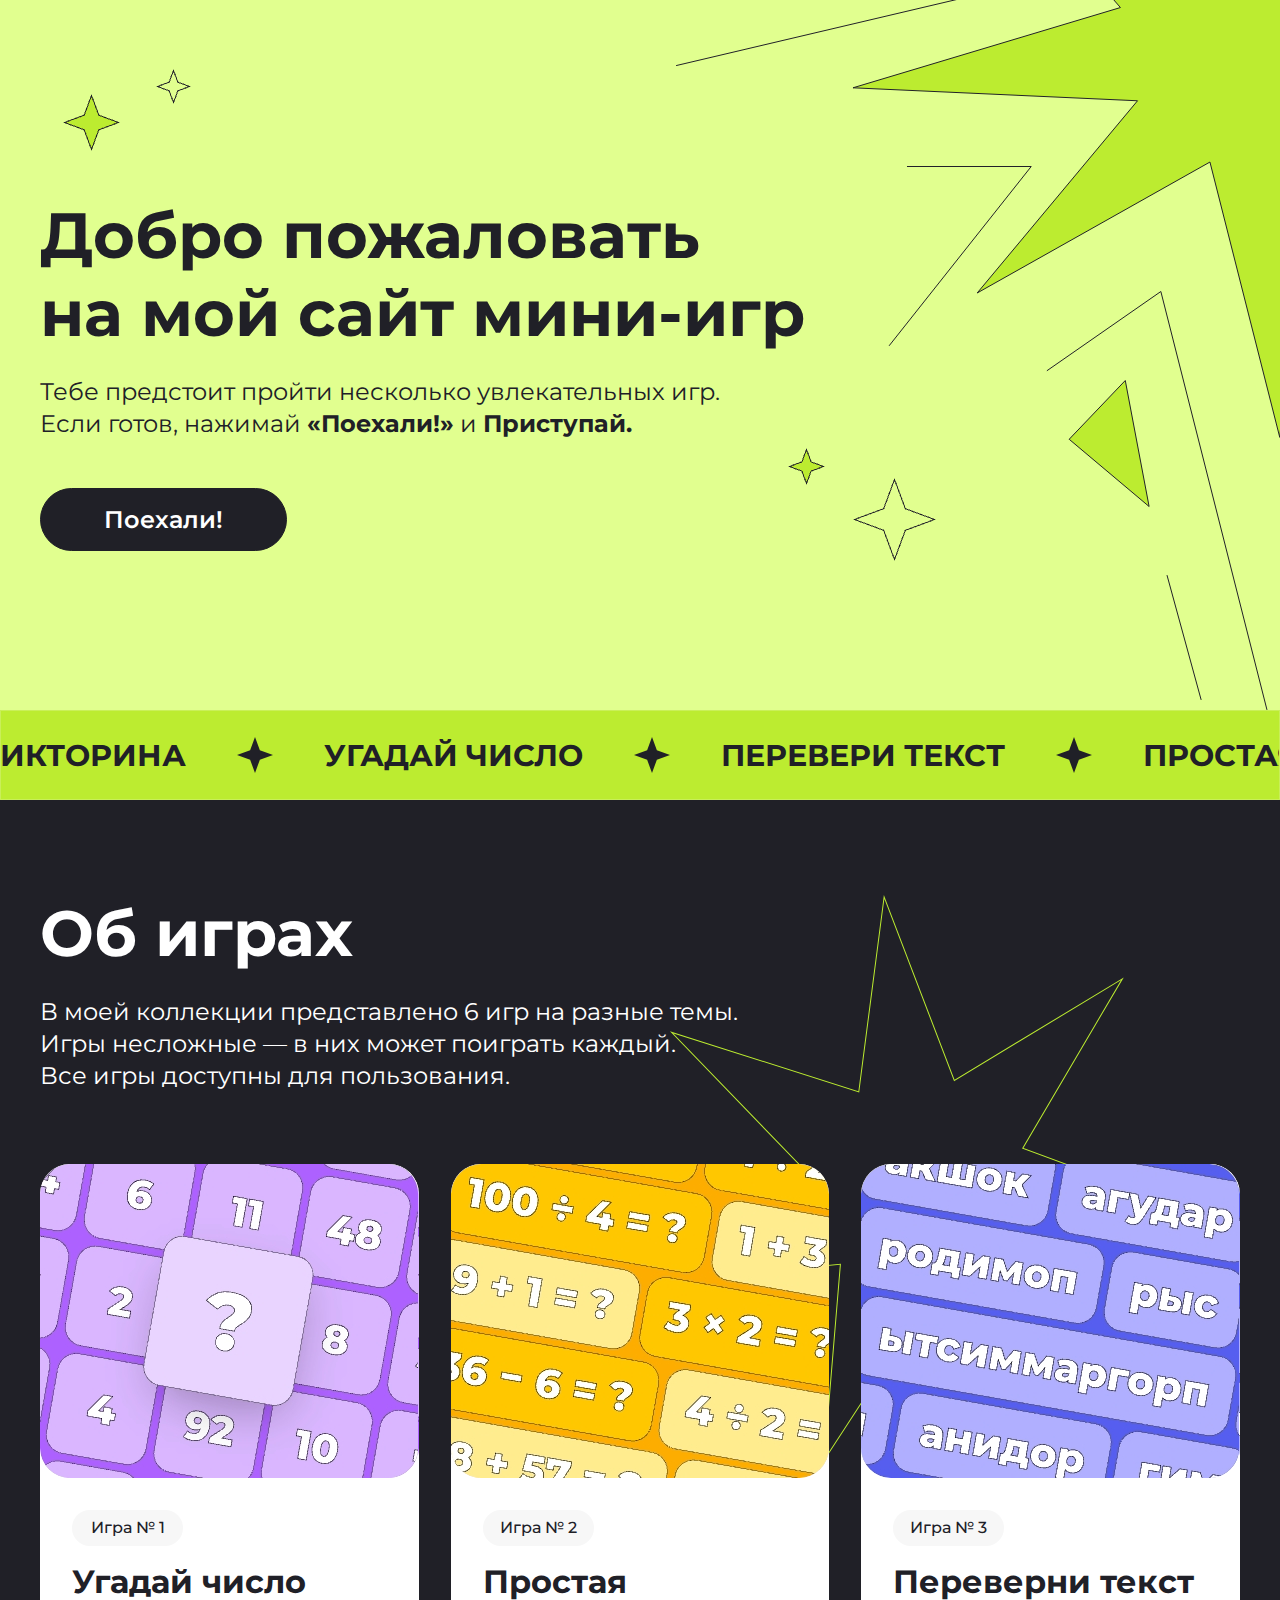
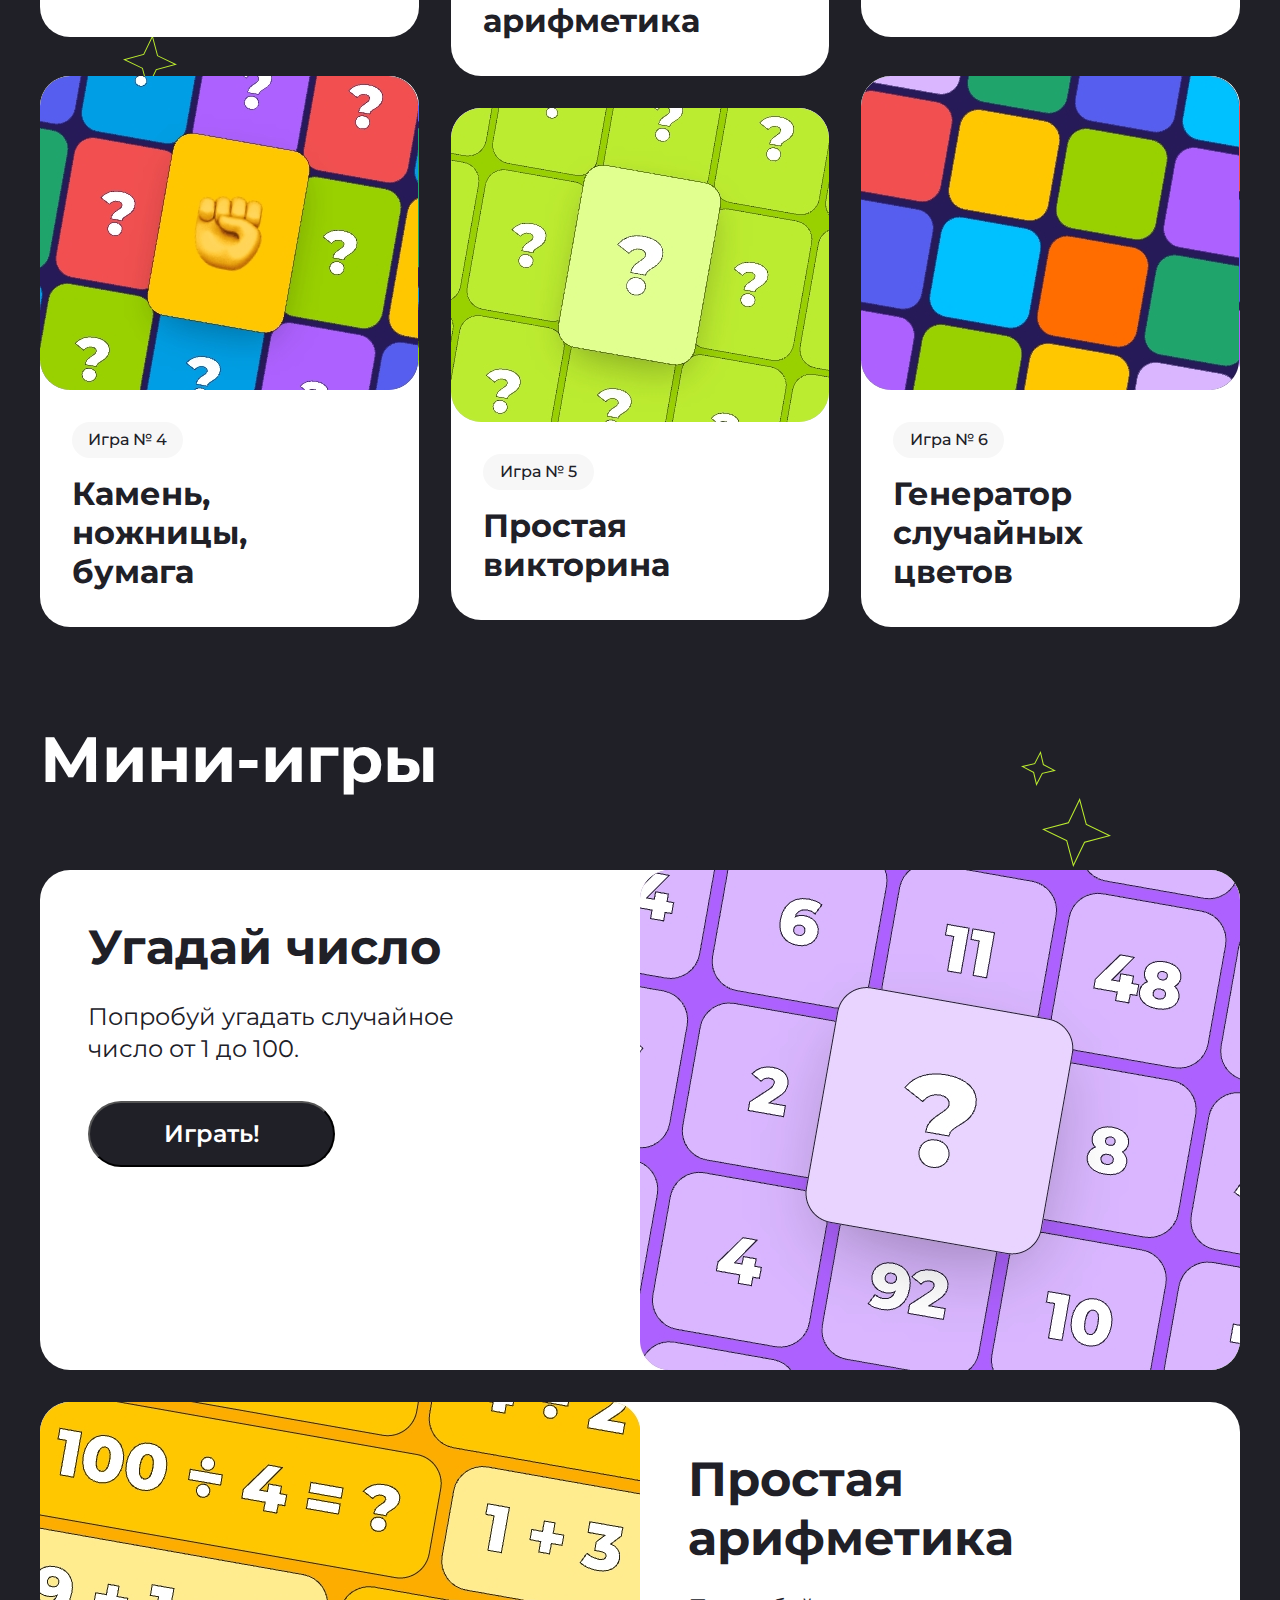
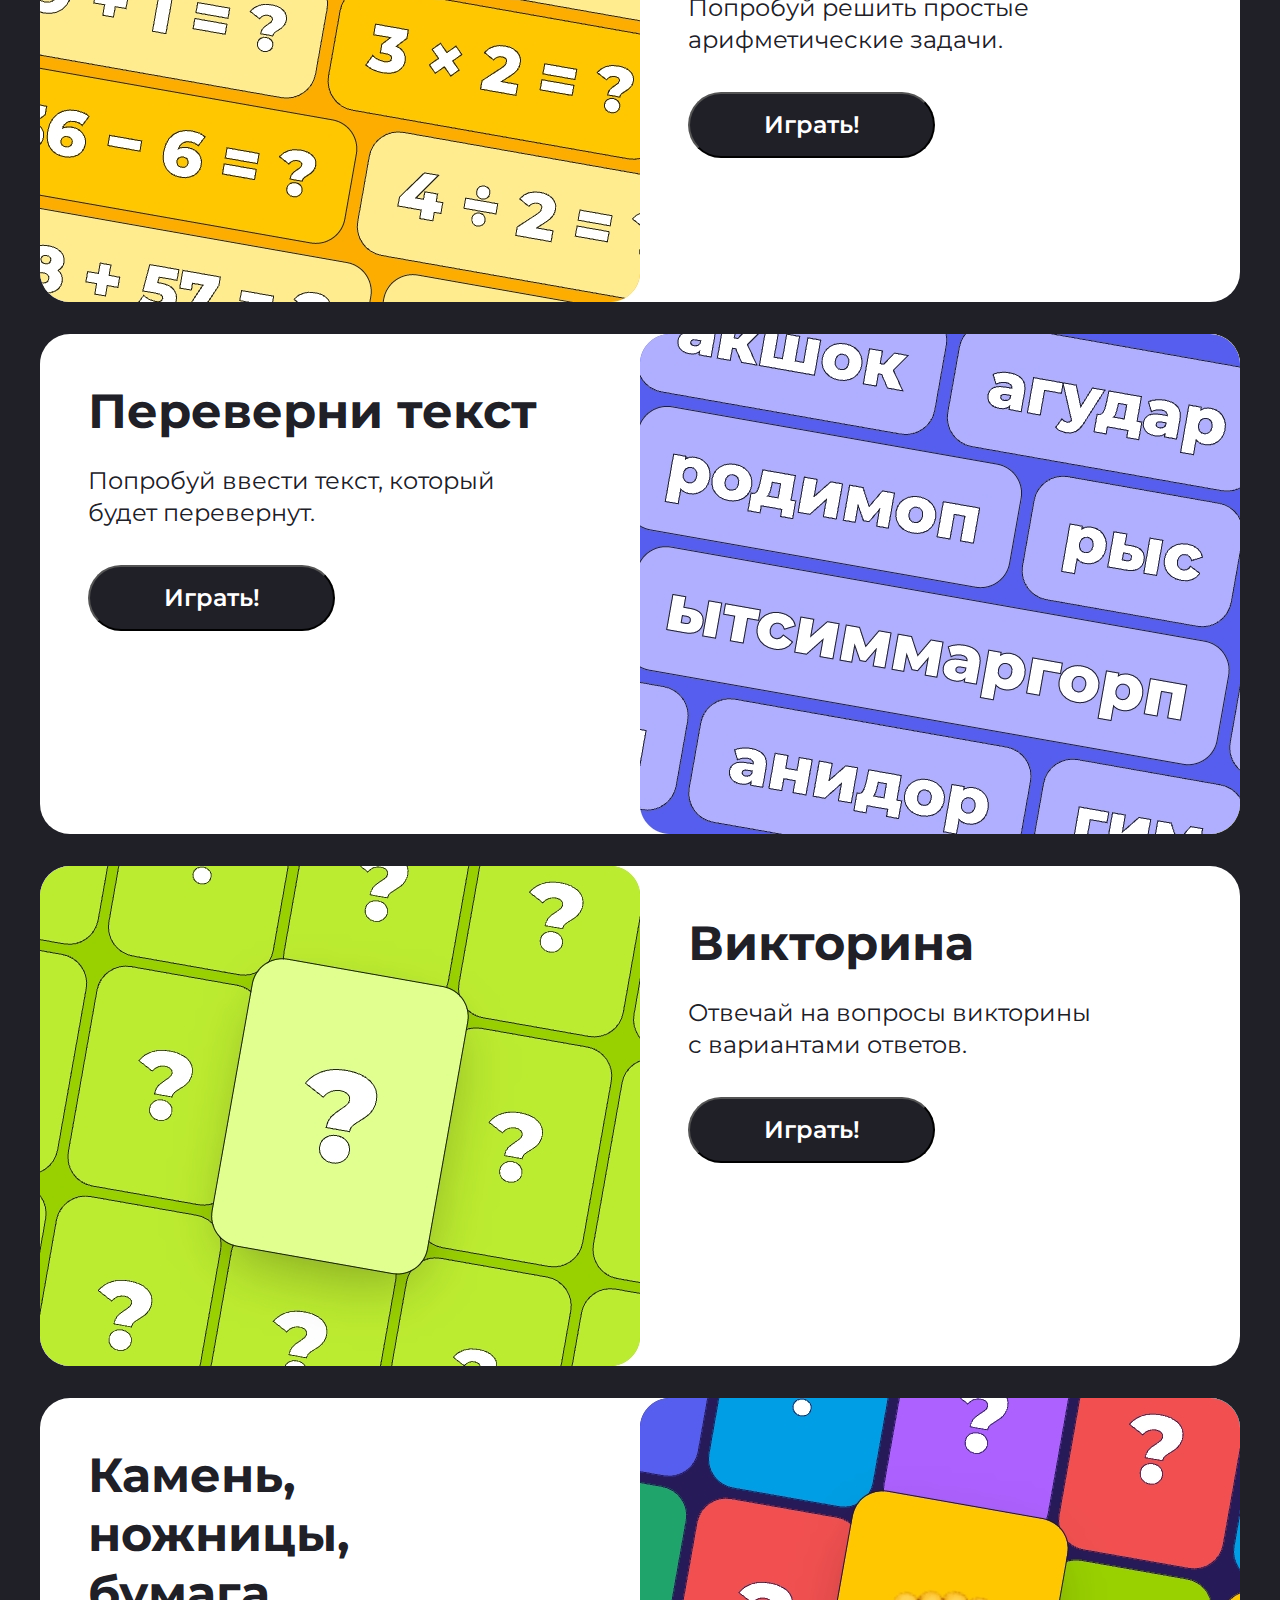
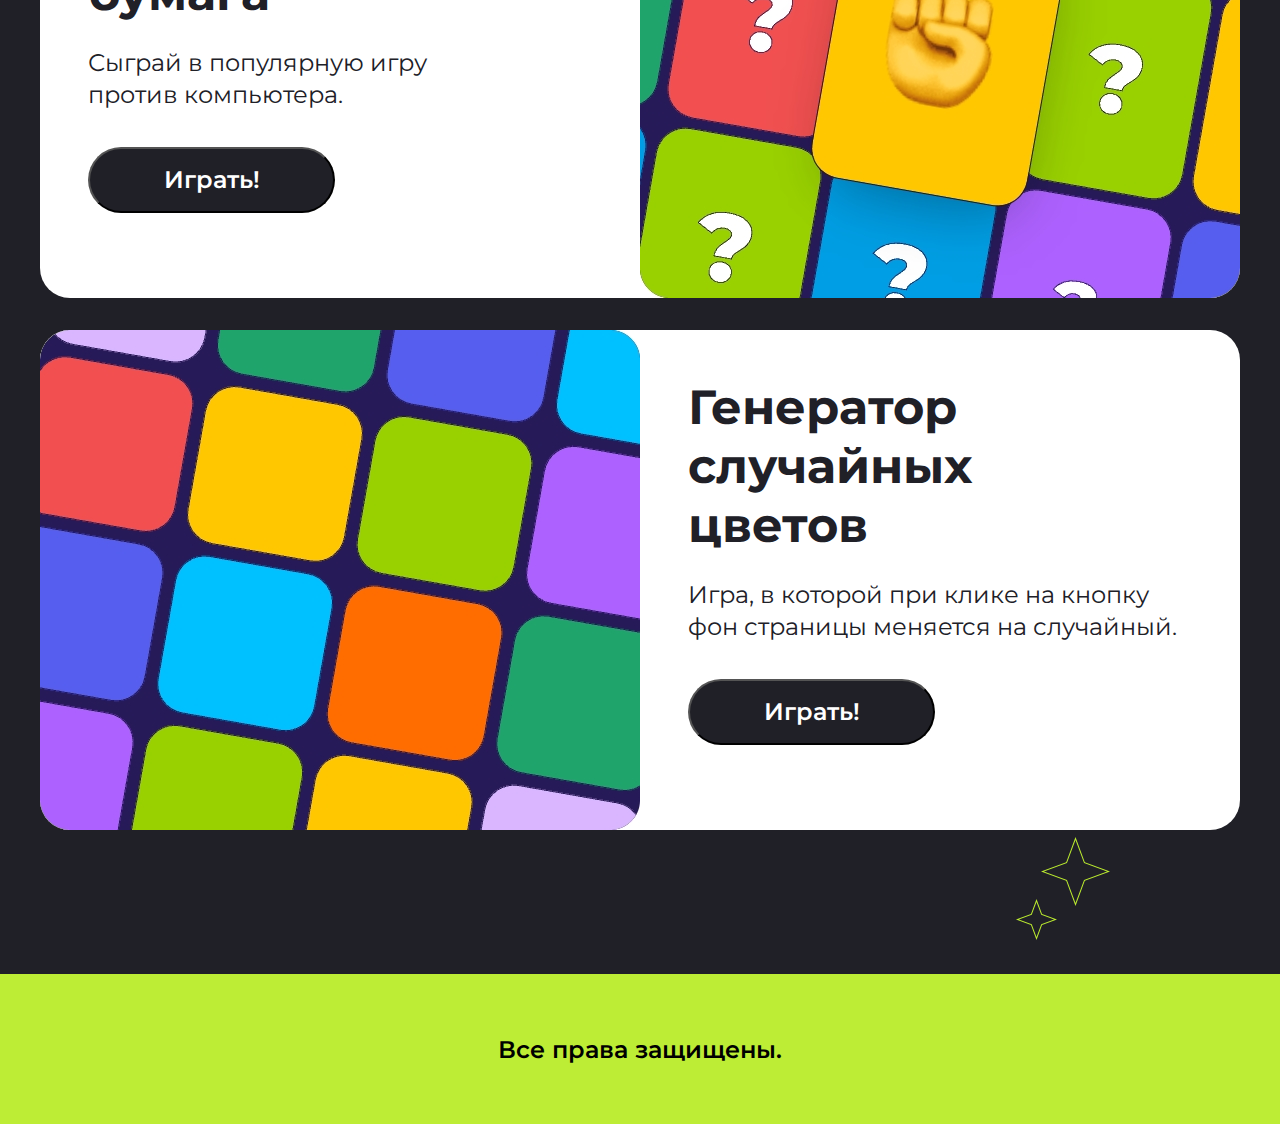
<file: index.html>
<!DOCTYPE html>
<html lang="en">
<head>
    <meta charset="UTF-8">
    <meta name="viewport" content="width=device-width, initial-scale=1.0">
    <title>Document</title>
    <link rel="preconnect" href="https://fonts.googleapis.com">
    <link rel="preconnect" href="https://fonts.gstatic.com" crossorigin>
    <link href="https://fonts.googleapis.com/css2?family=Montserrat:wght@400;500;600&display=swap" rel="stylesheet">
    <link rel="stylesheet" href="style.css">
</head>
<body>
    <header class="header center">
        <h1 class="header__title">Добро пожаловать <br class="header__title-desctop">на мой сайт мини-игр</h1>
        <p class="header__text">Тебе предстоит пройти несколько увлекательных игр. <br class="header__title-desctop">Если готов, нажимай <strong>«Поехали!»</strong> и <strong>Приступай.</strong></p>
        <a class="header__button" href="#game">Поехали!</a>
        <a class="header-mini" href="#miniGames">Поехали!</a>
    </header>
    <section class="skrollbar" id="scrollContainer">
        <div class="skrollbar-cart">
            <p class="skrollbar-cart__text skrollbar-cart__text_1">ВИКТОРИНА</p>
            <svg class="skrollbar-cart__img" width="36.000000" height="36.000000" viewBox="0 0 36 36" fill="none" xmlns="http://www.w3.org/2000/svg" xmlns:xlink="http://www.w3.org/1999/xlink"><desc>Created with Pixso.</desc><defs/>
                <path id="Star1" d="M18 0L13.13 13.13L0 18L13.13 22.86L18 36L22.86 22.86L36 18L22.86 13.13L18 0Z" fill="#202027" fill-opacity="1.000000" fill-rule="evenodd"/>
            </svg>
        </div>
        <div class="skrollbar-cart">
            <p class="skrollbar-cart__text">УГАДАЙ ЧИСЛО</p>
            <svg class="skrollbar-cart__img" width="36.000000" height="36.000000" viewBox="0 0 36 36" fill="none" xmlns="http://www.w3.org/2000/svg" xmlns:xlink="http://www.w3.org/1999/xlink"><desc>Created with Pixso.</desc><defs/>
                <path id="Star2" d="M18 0L13.13 13.13L0 18L13.13 22.86L18 36L22.86 22.86L36 18L22.86 13.13L18 0Z" fill="#202027" fill-opacity="1.000000" fill-rule="evenodd"/>
            </svg>
        </div>
        <div class="skrollbar-cart">
            <p class="skrollbar-cart__text">ПЕРЕВЕРИ ТЕКСТ</p>
            <svg class="skrollbar-cart__img" width="36.000000" height="36.000000" viewBox="0 0 36 36" fill="none" xmlns="http://www.w3.org/2000/svg" xmlns:xlink="http://www.w3.org/1999/xlink"><desc>Created with Pixso.</desc><defs/>
                <path id="Star3" d="M18 0L13.13 13.13L0 18L13.13 22.86L18 36L22.86 22.86L36 18L22.86 13.13L18 0Z" fill="#202027" fill-opacity="1.000000" fill-rule="evenodd"/>
            </svg>
        </div>
        <div class="skrollbar-cart">
            <p class="skrollbar-cart__text">ПРОСТАЯ АРИФМЕТИКА</p>
            <svg class="skrollbar-cart__img" width="36.000000" height="36.000000" viewBox="0 0 36 36" fill="none" xmlns="http://www.w3.org/2000/svg" xmlns:xlink="http://www.w3.org/1999/xlink"><desc>Created with Pixso.</desc><defs/>
                <path id="Star4" d="M18 0L13.13 13.13L0 18L13.13 22.86L18 36L22.86 22.86L36 18L22.86 13.13L18 0Z" fill="#202027" fill-opacity="1.000000" fill-rule="evenodd"/>
            </svg>
        </div>
        <div class="skrollbar-cart">
            <p class="skrollbar-cart__text">КАМЕНЬ, НОЖНИЦЫ, БУМАГА</p>
            <svg class="skrollbar-cart__img" width="36.000000" height="36.000000" viewBox="0 0 36 36" fill="none" xmlns="http://www.w3.org/2000/svg" xmlns:xlink="http://www.w3.org/1999/xlink"><desc>Created with Pixso.</desc><defs/>
                <path id="Star5" d="M18 0L13.13 13.13L0 18L13.13 22.86L18 36L22.86 22.86L36 18L22.86 13.13L18 0Z" fill="#202027" fill-opacity="1.000000" fill-rule="evenodd"/>
            </svg>
        </div>
        <div class="skrollbar-cart">
            <p class="skrollbar-cart__text">ГЕНЕРАТОР СЛУЧАЙНЫХ ЦВЕТОВ</p>
            <svg class="skrollbar-cart__img" width="36.000000" height="36.000000" viewBox="0 0 36 36" fill="none" xmlns="http://www.w3.org/2000/svg" xmlns:xlink="http://www.w3.org/1999/xlink"><desc>Created with Pixso.</desc><defs/>
                <path id="Star6" d="M18 0L13.13 13.13L0 18L13.13 22.86L18 36L22.86 22.86L36 18L22.86 13.13L18 0Z" fill="#202027" fill-opacity="1.000000" fill-rule="evenodd"/>
            </svg> 
        </div>
    </section>
    <section class="games-box center" id="game">
        <h2 class="games-box__title">Об играх</h2>
        <p class="games-box__text">В моей коллекции представлено 6 игр на разные темы.<br>Игры несложные — в них может поиграть каждый.<br>Все игры доступны для пользования.</p>
        <div class="game-content">
            <article class="game-cart">
                <a class="game-cart__img" href="#Number">
                    <div class="game-cart__item game-cart__item_1"></div>
                    <div class="game-cart__number">Игра № 1</div>
                    <div class="game-cart__text">Угадай число</div>
                </a>
            </article>
            <article class="game-cart">
                <a class="game-cart__img" href="#Arithmetic">
                    <div class="game-cart__item game-cart__item_2"></div>
                    <div class="game-cart__number">Игра № 2</div>
                    <div class="game-cart__text">Простая арифметика</div>
                </a>
            </article>
            <article class="game-cart">
                <a class="game-cart__img" href="#Text">
                    <div class="game-cart__item game-cart__item_3"></div>
                    <div class="game-cart__number">Игра № 3</div>
                    <div class="game-cart__text">Переверни текст</div>
                </a>
            </article>
            <article class="game-cart">
                <a class="game-cart__img" href="#KNB">
                    <div class="game-cart__item game-cart__item_4"></div>
                    <div class="game-cart__number">Игра № 4</div>
                    <div class="game-cart__text">Камень,<br>ножницы,<br>бумага</div>
                </a>
            </article>
            <article class="game-cart">
                <a class="game-cart__img" href="#Quiz">
                    <div class="game-cart__item game-cart__item_5"></div>
                    <div class="game-cart__number">Игра № 5</div>
                    <div class="game-cart__text">Простая<br>викторина</div>
                </a>
            </article>
            <article class="game-cart">
                <a class="game-cart__img" href="#Generator">
                    <div class="game-cart__item game-cart__item_6"></div>
                    <div class="game-cart__number">Игра № 6</div>
                    <div class="game-cart__text">Генератор случайных<br>цветов</div>
                </a>
            </article>
        </div>
    </section>
    <section class="mini-games-box center" id="miniGames">
        <h2 class="mini-games-box__title">Мини-игры</h2>
        <div class="mini-games-content">
            <article class="miniGames-card">
                <div class="card-info">
                    <h2 class="card-info__title" id="Number">Угадай число</h2>
                    <p class="card-info__desc">Попробуй угадать случайное<br>число от 1 до 100.</p>
                    <button class="card-info__btn" onclick="playGame1()">Играть!</button>
                </div>
                <img class="card-img" src="./img/mimiGame1.jpeg" alt="Игра 1">
            </article>
            <article class="miniGames-card">
                <div class="card-info">
                    <h2 class="card-info__title" id="Arithmetic">Простая<br>арифметика</h2>
                    <p class="card-info__desc">Попробуй решить простые<br>арифметические задачи.</p>
                    <button class="card-info__btn" onclick="playGame2()">Играть!</button>
                </div>
                <img class="card-img" src="./img/miniGame2.jpeg" alt="Игра 2">
            </article>
            <article class="miniGames-card">
                <div class="card-info">
                    <h2 class="card-info__title" id="Text">Переверни текст</h2>
                    <p class="card-info__desc">Попробуй ввести текст, который<br>будет перевернут.</p>
                    <button class="card-info__btn" onclick="playGame3()">Играть!</button>
                </div>
                <img class="card-img" src="./img/miniGame3.jpeg" alt="Игра 3">
            </article>
            <article class="miniGames-card">
                <div class="card-info">
                    <h2 class="card-info__title" id="Quiz">Викторина</h2>
                    <p class="card-info__desc">Отвечай на вопросы викторины <br>с вариантами ответов.</p>
                    <button class="card-info__btn" onclick="playGame4()">Играть!</button>
                </div>
                <img class="card-img" src="./img/miniGame4.jpeg" alt="Игра 4">
            </article>
            <article class="miniGames-card">
                <div class="card-info">
                    <h2 class="card-info__title" id="KNB">Камень,<br>ножницы,<br>бумага</h2>
                    <p class="card-info__desc">Сыграй в популярную игру<br>против компьютера.</p>
                    <button class="card-info__btn" onclick="playGame5()">Играть!</button>
                </div>
                <img class="card-img" src="./img/miniGame5.jpeg" alt="Игра 5">
            </article>
            <article class="miniGames-card">
                <div class="card-info">
                    <h2 class="card-info__title" id="Generator">Генератор <br>случайных <br>цветов</h2>
                    <p class="card-info__desc">Игра, в которой при клике на кнопку фон страницы меняется на случайный.</p>
                    <button id= "changeBackgroundBtn" class="card-info__btn">Играть!</button>
                </div>
                <img class="card-img" src="./img/miniGame6.jpeg" alt="Игра 6">
            </article>
        </div>
    </section>
    <footer class="game-footer">
        <p class="game-footer__text">Все права защищены.</p>
    </footer>
    
    <script src="GAMES.js"></script>
</body>
</html>
</file>
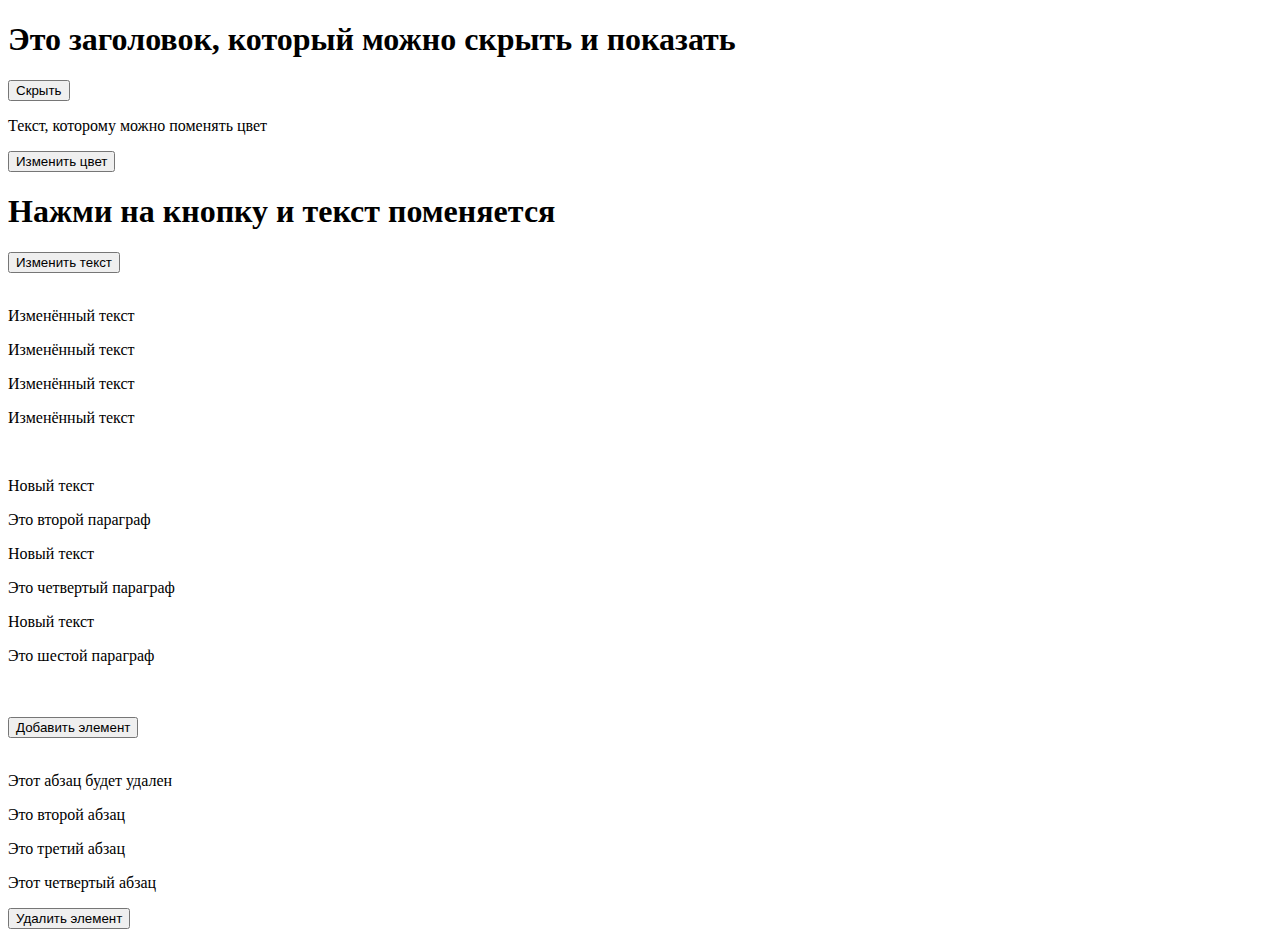
<file: HW-9_DOM.html>
<!DOCTYPE html>
<html lang="en">
<head>
    <meta charset="UTF-8">
    <meta name="viewport" content="width=device-width, initial-scale=1.0">
    <title>Document</title>
</head>
<body>
    
<!-- Задание 1 -->
    <h1 class="title">Это заголовок, который можно скрыть и показать</h1>
    <button class="hideText">Скрыть</button>

<!-- Задание 2 -->
    <p class="textColor">Текст, которому можно поменять цвет</p>
    <button class="colorChange">Изменить цвет</button>

<!-- Задание 3 -->
    <h1 class="title2">Нажми на кнопку и текст поменяется</h1>
    <button class="textChange">Изменить текст</button>

<br>
<br>

<!-- Задание 4 -->
    <p class="description">Это первый элемент</p>
    <p class="description">Это второй элемент</p>
    <p class="description">Это третий элемент</p>
    <p class="description">Это четвертый элемент</p>

<br>

<!-- Задание 5 -->
    <p class="descript">Это первый параграф</p>
    <p class="two">Это второй параграф</p>
    <p class="descript">Это третий параграф</p>
    <p class="four">Это четвертый параграф</p>
    <p class="descript">Это пятый параграф</p>
    <p class="six">Это шестой параграф</p>

<br>
<br>

<!-- Задание 6 -->
    <button class="addition">Добавить элемент</button>

<br>
<br>

<!-- Задание 7 -->
    <p class="desc">Этот абзац будет удален</p>
    <p class="paragraph">Это второй абзац</p>
    <p class="para">Это третий абзац</p>
    <p class="desc">Этот четвертый абзац</p>
    <button class="remove">Удалить элемент</button>

    <script>
        // Задание 1
        const titleEL = document.querySelector('.title');
        const buttonEL = document.querySelector('.hideText');

        buttonEL.addEventListener('click', () => {
            if (titleEL.style.display === 'none') {
                titleEL.style.display = 'block';
            } else {
                titleEL.style.display = 'none'; 
                buttonEL.textContent = 'Показать';
            }
        });

        // Задание 2
        const textColorEL = document.querySelector('.textColor');
        const colorChangeEL = document.querySelector('.colorChange');

        colorChangeEL.addEventListener('click', () => {
            textColorEL.style.color = 'blue';
        });

        // Задание 3
        const title2EL = document.querySelector('.title2');
        const textChangeEL = document.querySelector('.textChange');

        textChangeEL.addEventListener('click', () => {
            title2EL.textContent = 'Привет, мир!';
        });

        // Задание 4
        const descriptionEL = document.querySelectorAll('.description');

        descriptionEL.forEach(description => {
            description.textContent = 'Изменённый текст';
        });

        // Задание 5
        const descriptEL = document.querySelectorAll('.descript');

        descriptEL.forEach(descript => {
            descript.textContent = 'Новый текст';
        });
        
        // Задание 6
        const additionEL = document.querySelector('.addition');

        additionEL.addEventListener('click', () => {
            const newParagraph = document.createElement('p');

            newParagraph.textContent = 'Новый абзац';
            newParagraph.classList.add('newP');
            document.body.appendChild(newParagraph);
        });

        // Задание 7
        const removeEL = document.querySelector('.remove');
        const descEL = document.querySelector('.desc');

        removeEL.addEventListener('click', () => {
            descEL.remove();
        });
    </script>
</body>
</html>
</file>
<file: style.css>
* {
  margin: 0;
  padding: 0;
}

html {
  scroll-behavior: smooth;
}

body {
  font-family: "Montserrat", sans-serif;
}

.center {
  padding-left: calc(50% - 600px);
  padding-right: calc(50% - 600px);
}

.header-mini {
  display: none;
}

.header {
  display: flex;
  flex-direction: column;
  align-content: center;
  align-items: flex-start;
  height: 710px;
  background: #E1FF8F;
  background-image: url(./img/star1.png), url(./img/star2.png), url(./img/Star\ 1.svg);
  background-position: 63px 69px, calc(100% - 344px) calc(100% - 149px), calc(100% + 470px) calc(100% - 0px);
  background-repeat: no-repeat;
  overflow: hidden;
}
.header__title {
  color: #202027;
  font-size: 64px;
  font-weight: 700;
  line-height: 78px;
  letter-spacing: 0px;
  text-align: left;
  padding-top: 196px;
  padding-bottom: 24px;
}
.header__text {
  color: #202027;
  font-size: 24px;
  font-weight: 400;
  line-height: 32px;
  letter-spacing: 0px;
  text-align: left;
  padding-bottom: 48px;
}
.header__button {
  width: 247px;
  box-sizing: border-box;
  border: 1px solid #202027;
  border-radius: 60px;
  background: #202027;
  padding: 16px 28px 16px 28px;
  color: #ffffff;
  font-size: 24px;
  font-weight: 600;
  text-align: center;
  text-decoration: none;
  display: inline-block;
}
.header__button:hover {
  background: #ffffff;
  color: #000;
  cursor: pointer;
}

.skrollbar {
  box-sizing: border-box;
  border: 1px solid rgba(255, 255, 255, 0.2);
  -webkit-backdrop-filter: blur(50px);
          backdrop-filter: blur(50px);
  background: #bcec30;
  display: flex;
  overflow: hidden;
  height: 90px;
  align-items: center;
  padding: 16px 24px 16px 24px;
}

.skrollbar-cart {
  flex-shrink: 0;
  display: flex;
}
.skrollbar-cart__text {
  color: #202027;
  font-size: 30px;
  font-weight: 700;
  text-transform: uppercase;
  padding-left: 51px;
  padding-right: 51px;
}

.games-box {
  background: #202027;
  padding-bottom: 96px;
  background-image: url(./img/StarBig.svg), url(./img/Star1.svg), url(./img/Star\ 11.svg);
  background-repeat: no-repeat;
  background-position: 90% 10%, 10% 57%, 9% 53%;
}
.games-box__title {
  color: #ffffff;
  font-size: 64px;
  font-weight: 700;
  line-height: 78px;
  letter-spacing: 0px;
  text-align: left;
  padding-top: 94px;
}
.games-box__text {
  color: #ffffff;
  font-size: 24px;
  font-weight: 400;
  line-height: 32px;
  letter-spacing: 0px;
  text-align: left;
  padding-top: 24px;
  padding-bottom: 72px;
}

.game-content {
  max-height: 1060px;
  max-width: 1200px;
  display: grid;
  grid-template-columns: repeat(12, 1fr);
  gap: 32px;
  align-items: start;
}

.game-cart {
  grid-column: span 4;
}
.game-cart:nth-child(4), .game-cart:nth-child(6) {
  margin-top: -32px;
}
.game-cart__img {
  display: flex;
  flex-direction: column;
  background-color: #FFFFFF;
  border-radius: 30px;
  text-decoration: none;
  overflow: hidden;
  transition: transform 0.3s ease;
}
.game-cart__img:hover {
  cursor: pointer;
  cursor: pointer;
  transform: scale(1.1);
  z-index: 1;
}
.game-cart__item {
  border-radius: 30px;
  height: 314px;
  background-size: cover;
  background-repeat: no-repeat;
  background-position: center;
}
.game-cart__item_1 {
  background: url(./img/games-1.jpeg);
}
.game-cart__item_2 {
  background: url(./img/games-2.jpeg);
}
.game-cart__item_3 {
  background: url(./img/games-3.jpeg);
}
.game-cart__item_4 {
  background: url(./img/games-4.jpeg);
}
.game-cart__item_5 {
  background: url(./img/games-5.jpeg);
}
.game-cart__item_6 {
  background: url(./img/games-6.jpeg);
}
.game-cart__number {
  border-radius: 52.58px;
  background: rgb(247, 247, 247);
  width: 111px;
  height: 36px;
  color: #202027;
  font-size: 16px;
  font-weight: 500;
  line-height: 110%;
  letter-spacing: 0px;
  text-align: left;
  margin-top: 32px;
  margin-bottom: 16px;
  display: flex;
  justify-content: center;
  align-items: center;
  margin-left: 32px;
}
.game-cart__text {
  color: rgb(32, 32, 39);
  font-size: 32px;
  font-weight: 700;
  line-height: 39px;
  letter-spacing: 0px;
  text-align: left;
  margin-left: 32px;
  margin-bottom: 36px;
}

.mini-games-box {
  background: #202027;
  padding-bottom: 144px;
  background-image: url(./img/star-1-MGames.svg), url(./img/star-2-MGames.svg), url(./img/star-3-MGames.svg), url(./img/star-4-MGames.svg);
  background-repeat: no-repeat;
  background-position: 82% 0.9%, 86% 2.3%, 82% 99%, 86% 98%;
}
.mini-games-box__title {
  color: rgb(255, 255, 255);
  font-size: 64px;
  font-weight: 700;
  line-height: 78px;
  letter-spacing: 0px;
  text-align: left;
  padding-bottom: 72px;
}

.mini-games-content {
  display: flex;
  flex-direction: column;
  gap: 32px;
  flex-wrap: wrap;
}

.miniGames-card {
  display: flex;
  flex-wrap: wrap;
  flex-direction: row;
  justify-content: space-between;
  background: #ffffff;
  border-radius: 30px;
  overflow: hidden;
  grid-column: 32px;
}
.miniGames-card:nth-child(2n) {
  flex-direction: row-reverse;
  justify-content: flex-end;
}

.card-info {
  padding: 48px;
}
.card-info__title {
  color: #202027;
  font-size: 48px;
  font-weight: 700;
  line-height: 59px;
  letter-spacing: 0px;
  text-align: left;
  padding-bottom: 24px;
}
.card-info__desc {
  color: #202027;
  font-size: 24px;
  font-weight: 400;
  line-height: 32px;
  letter-spacing: 0px;
  text-align: left;
  padding-bottom: 36px;
  width: 497px;
}
.card-info__btn {
  border-radius: 60px;
  background: #202027;
  width: 247px;
  height: 66px;
  font: inherit;
  color: rgb(255, 255, 255);
  font-size: 24px;
  font-weight: 600;
  line-height: 141.69%;
  letter-spacing: 0%;
  text-align: center;
  transition: 0.3s;
}
.card-info__btn:hover {
  box-sizing: border-box;
  border: 1px solid #000000;
  border-radius: 60px;
  background: #ffffff;
  color: #000000;
}

.game-footer {
  background: #BDED35;
}
.game-footer__text {
  color: #000000;
  font-size: 24px;
  font-weight: 600;
  line-height: 29px;
  letter-spacing: 0px;
  text-align: center;
  padding-top: 61px;
  padding-bottom: 60px;
}

@media (max-width: 767px) {
  .header {
    background-image: url(./img/Star2Mob.svg), url(./img/Star3Mob.svg), url(./img/Star5Mob.svg), url(./img/Star4Mob.svg), url(./img/StarMob.svg);
    background-position: 37px 97px, 91px 64px, calc(135% - 250px) calc(90% - 20px), 330px 580px, 150% -80px;
    max-height: 648px;
    display: flex;
    flex-direction: column;
    align-content: center;
    align-items: center;
    gap: 24px;
  }
  .header__title {
    font-size: 40px;
    line-height: 49px;
    text-align: center;
    max-width: 262px;
    padding-bottom: 0;
    padding-top: 147px;
  }
  .header__title-desctop {
    display: none;
  }
  .header__text {
    font-size: 16px;
    line-height: 20px;
    text-align: center;
    max-width: 296px;
    padding-bottom: 12px;
  }
  .header__button {
    width: 285px;
    font-size: 16px;
    line-height: 142%;
  }
  .header__button:hover {
    background: #000;
    color: #fff;
  }
  .skrollbar {
    height: 51px;
  }
  .skrollbar-cart__text {
    font-size: 16px;
    line-height: 110%;
    letter-spacing: 4%;
    text-align: left;
  }
  .skrollbar-cart__text_1 {
    padding-left: 0;
  }
  .skrollbar-cart__img {
    width: 19px;
    height: 19px;
  }
  .games-box {
    display: none;
  }
  .card-info {
    padding: 29px 29px 33px 29px;
    text-align: left;
  }
  .card-info__title {
    font-size: 32px;
    line-height: 39px;
    padding-bottom: 16px;
    text-align: start;
  }
  .card-info__desc {
    font-size: 16px;
    line-height: 20px;
    padding-bottom: 32px;
    width: 285px;
  }
  .card-info__btn {
    width: 285px;
    font-size: 16px;
    height: 55px;
    padding: 16px 28px 16px 28px;
  }
  .card-info__btn:hover {
    background: #000;
    color: #fff;
  }
  .card-img {
    width: 100%;
  }
  .mini-games-box {
    padding-left: 16px;
    padding-right: 16px;
    background-image: none;
    align-items: center;
    padding-bottom: 49px;
  }
  .mini-games-box__title {
    font-size: 40px;
    line-height: 49px;
    padding-top: 48px;
    padding-bottom: 48px;
  }
  .miniGames-card {
    flex-direction: column-reverse;
    width: 343px;
  }
  .miniGames-card:nth-child(2n) {
    flex-direction: column-reverse;
  }
  .mini-games-content {
    gap: 24px;
    align-items: center;
  }
  .game-footer__text {
    font-size: 16px;
    line-height: 20px;
    padding-top: 40px;
    padding-bottom: 40px;
  }
  .header-mini {
    display: block;
    width: 247px;
    box-sizing: border-box;
    border: 1px solid #202027;
    border-radius: 60px;
    background: #202027;
    padding: 16px 28px 16px 28px;
    color: #ffffff;
    font-size: 24px;
    font-weight: 600;
    text-align: center;
    text-decoration: none;
    display: inline-block;
  }
  .header__button {
    display: none;
  }
}
@media (max-width: 1192px) and (min-width: 768px) {
  .center {
    padding-left: 24px;
    padding-right: 24px;
  }
  .header-mini {
    display: block;
    width: 247px;
    box-sizing: border-box;
    border: 1px solid #202027;
    border-radius: 60px;
    background: #202027;
    padding: 16px 28px 16px 28px;
    color: #ffffff;
    font-size: 24px;
    font-weight: 600;
    text-align: center;
    text-decoration: none;
    display: inline-block;
    display: none;
  }
  .header-mini:hover {
    background: #ffffff;
    color: #000;
    cursor: pointer;
  }
  .card-info {
    padding: 29px 29px 33px 29px;
    text-align: center;
  }
  .card-info__title {
    font-size: 32px;
    line-height: 39px;
    padding-bottom: 16px;
    text-align: center;
  }
  .card-info__desc {
    font-size: 16px;
    line-height: 20px;
    padding-bottom: 32px;
    width: 285px;
    padding-left: 25%;
    text-align: center;
  }
  .card-info__btn {
    width: 285px;
    font-size: 16px;
    height: 55px;
    padding: 16px 28px 16px 28px;
  }
  .card-info__btn:hover {
    background: #000;
    color: #fff;
  }
  .card-img {
    width: 100%;
  }
  .mini-games-box {
    padding-left: 16px;
    padding-right: 16px;
    background-image: none;
    align-items: center;
    padding-bottom: 49px;
  }
  .mini-games-box__title {
    font-size: 40px;
    line-height: 49px;
    padding-top: 48px;
    padding-bottom: 48px;
    text-align: center;
  }
  .miniGames-card {
    flex-direction: column-reverse;
  }
  .miniGames-card:nth-child(2n) {
    flex-direction: column-reverse;
  }
  .mini-games-content {
    gap: 24px;
    align-items: center;
  }
  .game-footer__text {
    font-size: 16px;
    line-height: 20px;
    padding-top: 40px;
    padding-bottom: 40px;
  }
}
@media (max-width: 1128px) and (min-width: 1025px) {
  .game-content .game-cart:nth-of-type(3) .game-cart__text {
    margin-left: 5px;
  }
  .header {
    background-image: url(./img/star1.png), url(./img/star2.png), url(./img/Star\ 1.svg);
    background-position: 63px 69px, calc(100% - 100px) calc(100% - 60px), calc(100% + 580px) calc(100% - 0px);
  }
}
@media (max-width: 1024px) and (min-width: 768px) {
  .miniGames-card {
    flex-direction: column-reverse;
  }
  .miniGames-card:nth-child(2n) {
    flex-direction: column-reverse;
  }
  .card-img {
    width: 100%;
  }
  .header {
    background-image: url(./img/star1.png), url(./img/star2.png), url(./img/Star\ 1.svg);
    background-position: 65px 69px, calc(100% - 170px) calc(100% - 70px), calc(100% + 690px) calc(100% - 50px);
  }
  .games-box {
    display: none;
  }
}/*# sourceMappingURL=style.css.map */
</file>
